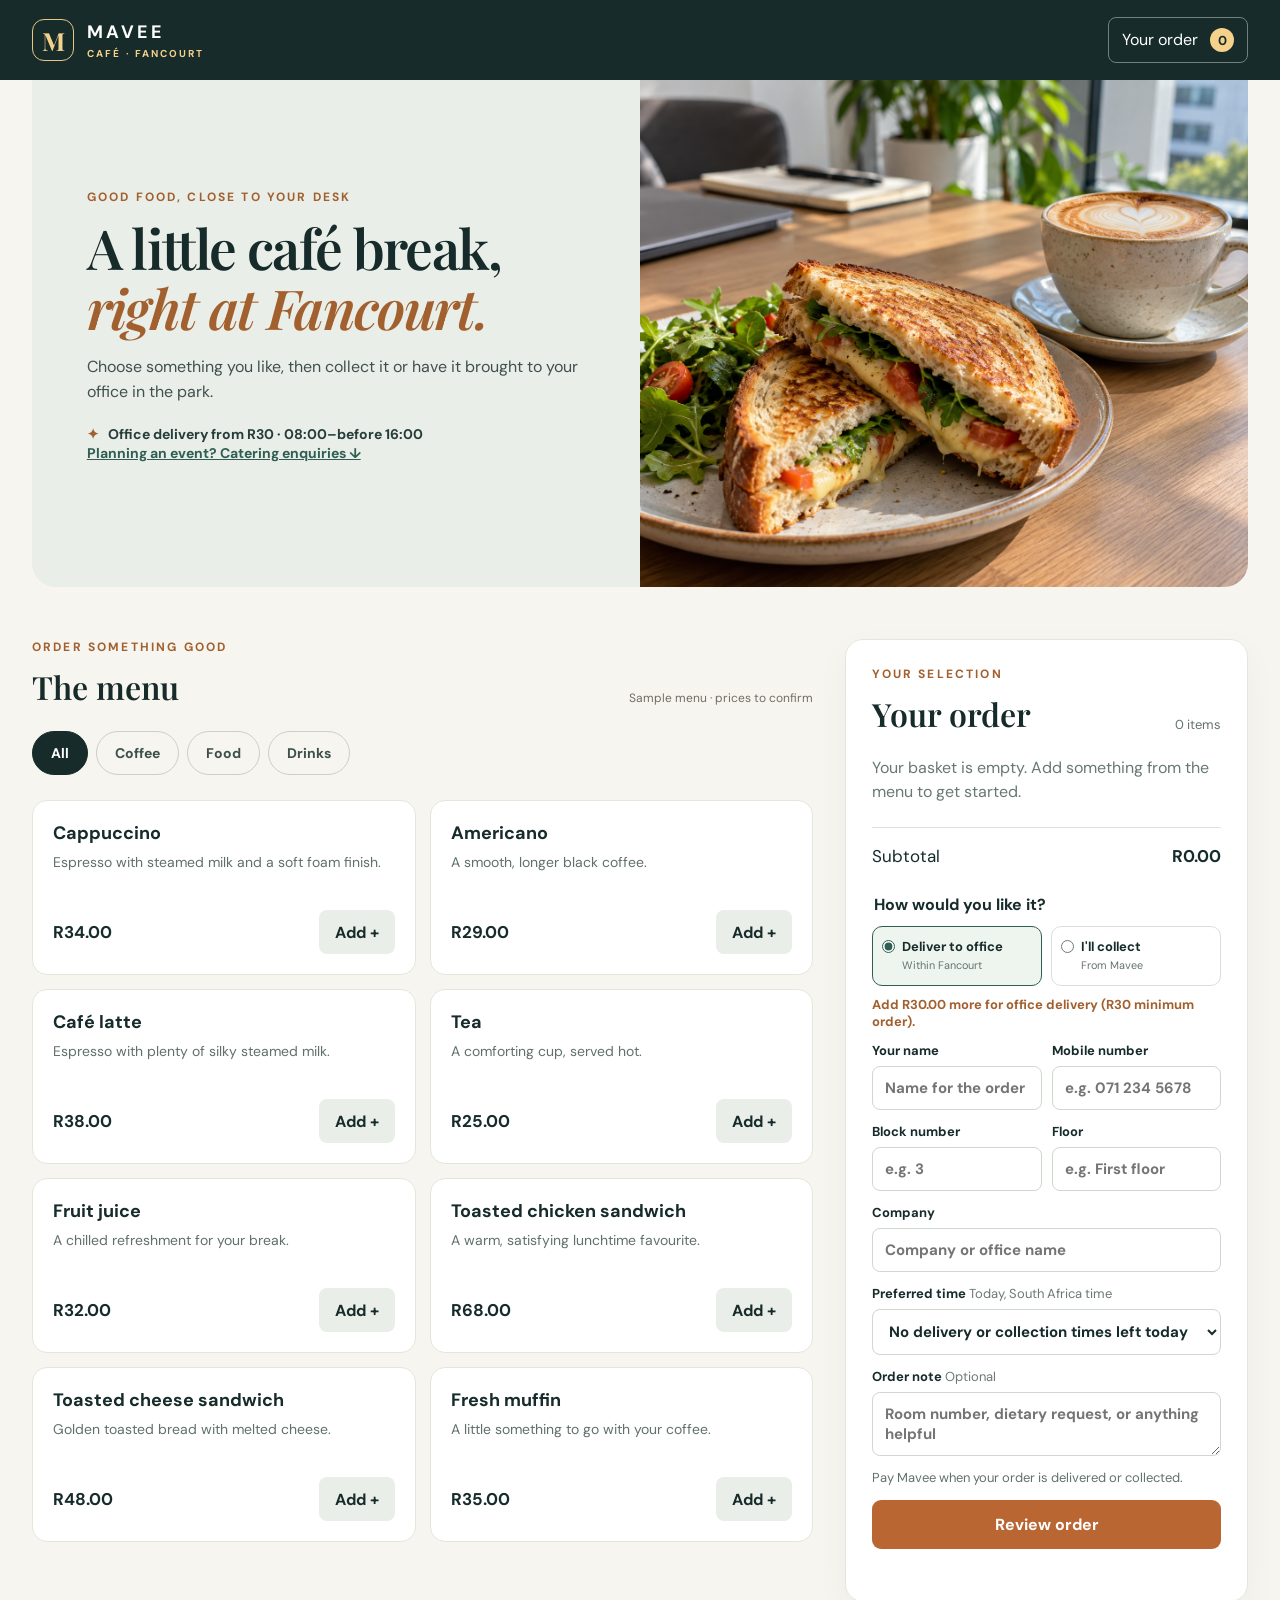
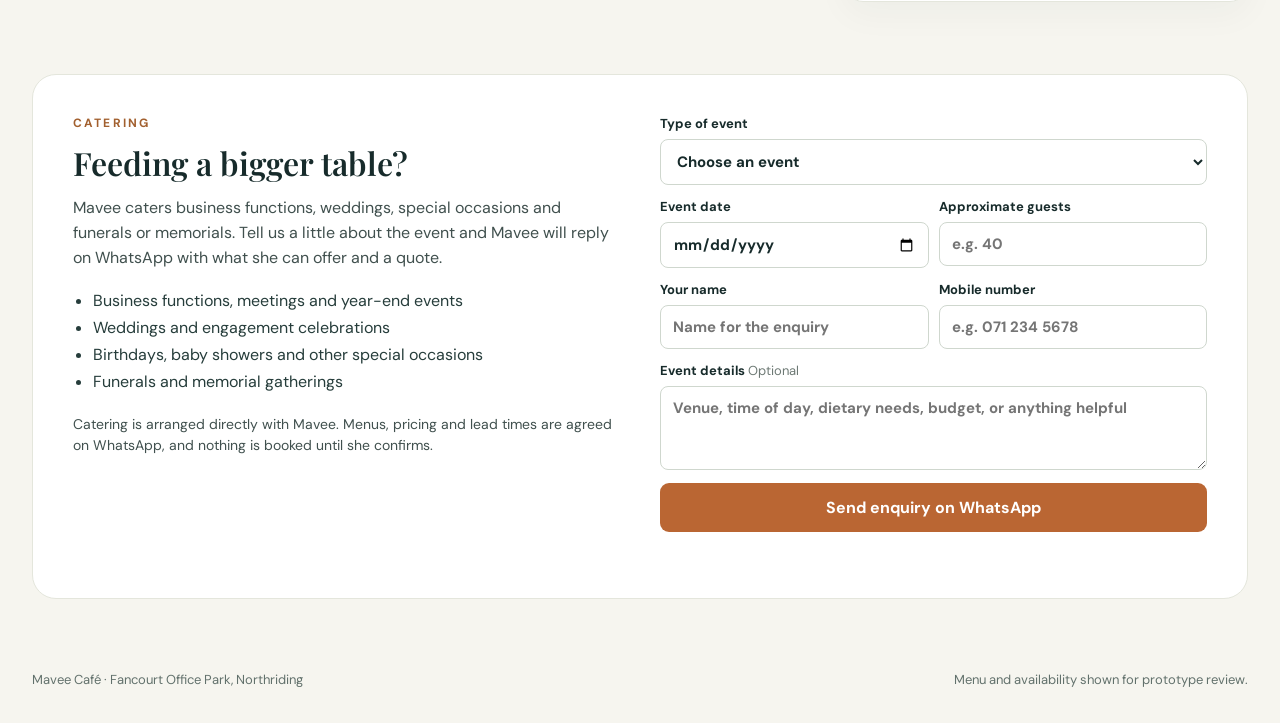
<file: index.html>
<!doctype html>
<html lang="en">
<head>
  <meta charset="utf-8">
  <meta name="viewport" content="width=device-width, initial-scale=1">
  <meta name="theme-color" content="#172b2b">
  <meta name="description" content="Browse the Mavee café menu and prepare an office delivery or collection order at Fancourt Office Park.">
  <title>Mavee Café · Fancourt</title>
  <link rel="icon" type="image/svg+xml" href="data:image/svg+xml,%3Csvg xmlns='http://www.w3.org/2000/svg' viewBox='0 0 64 64'%3E%3Crect width='64' height='64' rx='15' fill='%23172b2b'/%3E%3Cpath d='M13 40V20h7l12 14 12-14h7v20h-7V29L32 43 20 29v11z' fill='%23f5d28b'/%3E%3C/svg%3E">
  <link rel="stylesheet" href="./styles.css">
  <script src="./app.js" defer></script>
</head>
<body>
  <header class="site-header">
    <div class="shell header-inner">
      <a class="brand" href="#" aria-label="Mavee Café home"><span class="brand-mark">M</span><span>MAVEE <small>CAFÉ · FANCOURT</small></span></a>
      <button class="basket-button" id="cartJump" type="button">Your order <span id="basketCount">0</span></button>
    </div>
  </header>
  <main class="shell">
    <section class="intro" aria-labelledby="pageTitle">
      <div class="intro-copy">
        <p class="eyebrow">Good food, close to your desk</p>
        <h1 id="pageTitle">A little café break, <em>right at Fancourt.</em></h1>
        <p>Choose something you like, then collect it or have it brought to your office in the park.</p>
        <div class="service-note"><span aria-hidden="true">✦</span> Office delivery from R30 · 08:00–before 16:00</div>
        <p class="intro-link"><a id="cateringJump" href="#catering">Planning an event? Catering enquiries &darr;</a></p>
      </div>
      <img class="intro-image" src="./cafe.png" alt="Toasted sandwich and cappuccino on a café table">
    </section>

    <div class="workspace">
      <section class="menu-section" aria-labelledby="menuTitle">
        <div class="section-heading"><div><p class="eyebrow">Order something good</p><h2 id="menuTitle">The menu</h2></div><span class="sample-label">Sample menu · prices to confirm</span></div>
        <div class="category-tabs" id="categories" aria-label="Menu categories"></div>
        <div class="menu-grid" id="menuItems"></div>
      </section>
      <aside class="order-panel" id="orderPanel" aria-labelledby="orderTitle">
        <button type="button" class="back-link" id="backStep">&larr; Back to menu</button>
        <div class="panel-heading"><div><p class="eyebrow">Your selection</p><h2 id="orderTitle">Your order</h2></div><span id="cartQty" class="cart-qty">0 items</span></div>
        <div id="cartItems" class="cart-items"></div>
        <div class="total-line"><span>Subtotal</span><strong id="subtotal">R0.00</strong></div>
        <fieldset class="fulfilment">
          <legend>How would you like it?</legend>
          <div class="choice-row">
            <label class="choice"><input type="radio" name="fulfilment" value="delivery" checked><span>Deliver to office<small>Within Fancourt</small></span></label>
            <label class="choice"><input type="radio" name="fulfilment" value="pickup"><span>I'll collect<small>From Mavee</small></span></label>
          </div>
        </fieldset>
        <p id="minimumNote" class="minimum-note" role="status"></p>
        <form id="orderForm" novalidate>
          <div class="field-grid">
            <label>Your name<input name="name" autocomplete="name" required placeholder="Name for the order"></label>
            <label>Mobile number<input name="phone" type="tel" autocomplete="tel" required placeholder="e.g. 071 234 5678"></label>
          </div>
          <div id="deliveryFields">
            <div class="field-grid">
              <label>Block number<input name="block" inputmode="numeric" placeholder="e.g. 3"></label>
              <label>Floor<input name="floor" placeholder="e.g. First floor"></label>
            </div>
            <label>Company<input name="company" placeholder="Company or office name"></label>
          </div>
          <label>Preferred time <span class="label-hint">Today, South Africa time</span><select name="time" id="timeSelect" required></select></label>
          <label>Order note <span class="label-hint">Optional</span><textarea name="note" rows="2" placeholder="Room number, dietary request, or anything helpful"></textarea></label>
          <p class="payment-note">Pay Mavee when your order is delivered or collected.</p>
          <button type="submit" class="primary-button" id="reviewButton">Review order</button>
          <p class="form-error" id="formError" role="alert"></p>
        </form>
      </aside>
    </div>

    <section class="catering" id="catering" aria-labelledby="cateringTitle">
      <div class="catering-copy">
        <p class="eyebrow">Catering</p>
        <h2 id="cateringTitle">Feeding a bigger table?</h2>
        <p>Mavee caters business functions, weddings, special occasions and funerals or memorials. Tell us a little about the event and Mavee will reply on WhatsApp with what she can offer and a quote.</p>
        <ul class="catering-list">
          <li>Business functions, meetings and year-end events</li>
          <li>Weddings and engagement celebrations</li>
          <li>Birthdays, baby showers and other special occasions</li>
          <li>Funerals and memorial gatherings</li>
        </ul>
        <p class="catering-note">Catering is arranged directly with Mavee. Menus, pricing and lead times are agreed on WhatsApp, and nothing is booked until she confirms.</p>
      </div>
      <form class="catering-form" id="cateringForm" novalidate>
        <label>Type of event<select name="event" required><option value="">Choose an event</option><option value="Business function">Business function</option><option value="Wedding">Wedding</option><option value="Special occasion">Special occasion</option><option value="Funeral or memorial">Funeral or memorial</option><option value="Other">Other</option></select></label>
        <div class="field-grid">
          <label>Event date<input name="date" type="date" required></label>
          <label>Approximate guests<input name="guests" type="number" inputmode="numeric" min="1" step="1" required placeholder="e.g. 40"></label>
        </div>
        <div class="field-grid">
          <label>Your name<input name="name" autocomplete="name" required placeholder="Name for the enquiry"></label>
          <label>Mobile number<input name="phone" type="tel" autocomplete="tel" required placeholder="e.g. 071 234 5678"></label>
        </div>
        <label>Event details <span class="label-hint">Optional</span><textarea name="note" rows="3" placeholder="Venue, time of day, dietary needs, budget, or anything helpful"></textarea></label>
        <button type="submit" class="primary-button" id="cateringButton">Send enquiry on WhatsApp</button>
        <p class="form-error" id="cateringError" role="alert"></p>
        <div class="catering-review" id="cateringReview" hidden>
          <p class="eyebrow">Check your enquiry</p>
          <div class="review-content" id="cateringText"></div>
          <a id="sendEnquiry" class="primary-button" href="#" target="_blank" rel="noopener">Open WhatsApp with this enquiry</a>
          <p class="handoff-note">WhatsApp opens with this message filled in. Your enquiry reaches Mavee only once you press Send there, and she replies with what she can offer.</p>
          <button id="copyEnquiry" class="link-button" type="button">Copy enquiry details instead</button>
          <p class="copy-status" id="cateringStatus" role="status"></p>
        </div>
        <div class="catering-handed" id="cateringHanded" hidden>
          <p class="eyebrow">One more tap</p>
          <p class="sent-copy">Your enquiry is in WhatsApp. It reaches Mavee only once you press Send there. Your reference is <strong id="cateringRef"></strong>. She will reply with options and a quote; nothing is booked until she confirms.</p>
          <a id="enquiryAgain" class="primary-button" href="#" target="_blank" rel="noopener">Open WhatsApp again</a>
        </div>
      </form>
    </section>
  </main>
  <div class="step-bar" id="stepBar"><span id="stepSummary" aria-live="polite">0 items · R0.00</span><button type="button" class="primary-button" id="nextStep" disabled>Next</button></div>
  <div class="modal-backdrop" id="reviewModal">
    <section class="modal" role="dialog" aria-modal="true" aria-labelledby="reviewTitle">
      <button class="close-button" id="closeReview" type="button" aria-label="Close review">×</button>
      <div class="review-only">
        <p class="eyebrow">Almost there</p><h2 id="reviewTitle">Review your order request</h2>
        <div class="review-content" id="reviewContent"></div>
        <p class="prototype-note">Prototype for review: menu items and prices are samples until Mavee confirms them.</p>
        <div class="modal-actions"><a id="placeOrder" class="primary-button" href="#" target="_blank" rel="noopener">Place order on WhatsApp</a><button id="editOrder" class="secondary-button" type="button">Edit order</button></div>
        <p class="handoff-note">WhatsApp opens with this message filled in. Your order is placed only once you press Send there, and Mavee confirms by reply.</p>
        <button id="copyOrder" class="link-button" type="button">Copy order details instead</button>
        <p class="copy-status" id="copyStatus" role="status"></p>
      </div>
      <div class="sent-only">
        <p class="eyebrow">One more tap</p><h2 id="sentTitle">Your order request is in WhatsApp</h2>
        <p class="sent-copy">It is placed only once you press Send in WhatsApp. Mavee will confirm your order and time by reply. Your reference is <strong id="sentRef"></strong>.</p>
        <p class="sent-copy">Need to change something? Send an updated message before Mavee replies that she is preparing it. After that, changes are up to her.</p>
        <div class="modal-actions"><a id="openAgain" class="primary-button" href="#" target="_blank" rel="noopener">Open WhatsApp again</a><button id="changeOrder" class="secondary-button" type="button">Change this order</button></div>
        <button id="newOrder" class="link-button" type="button">Start a new order</button>
      </div>
    </section>
  </div>
  <footer class="shell footer">Mavee Café · Fancourt Office Park, Northriding <span>Menu and availability shown for prototype review.</span></footer>
</body>
</html>
</file>
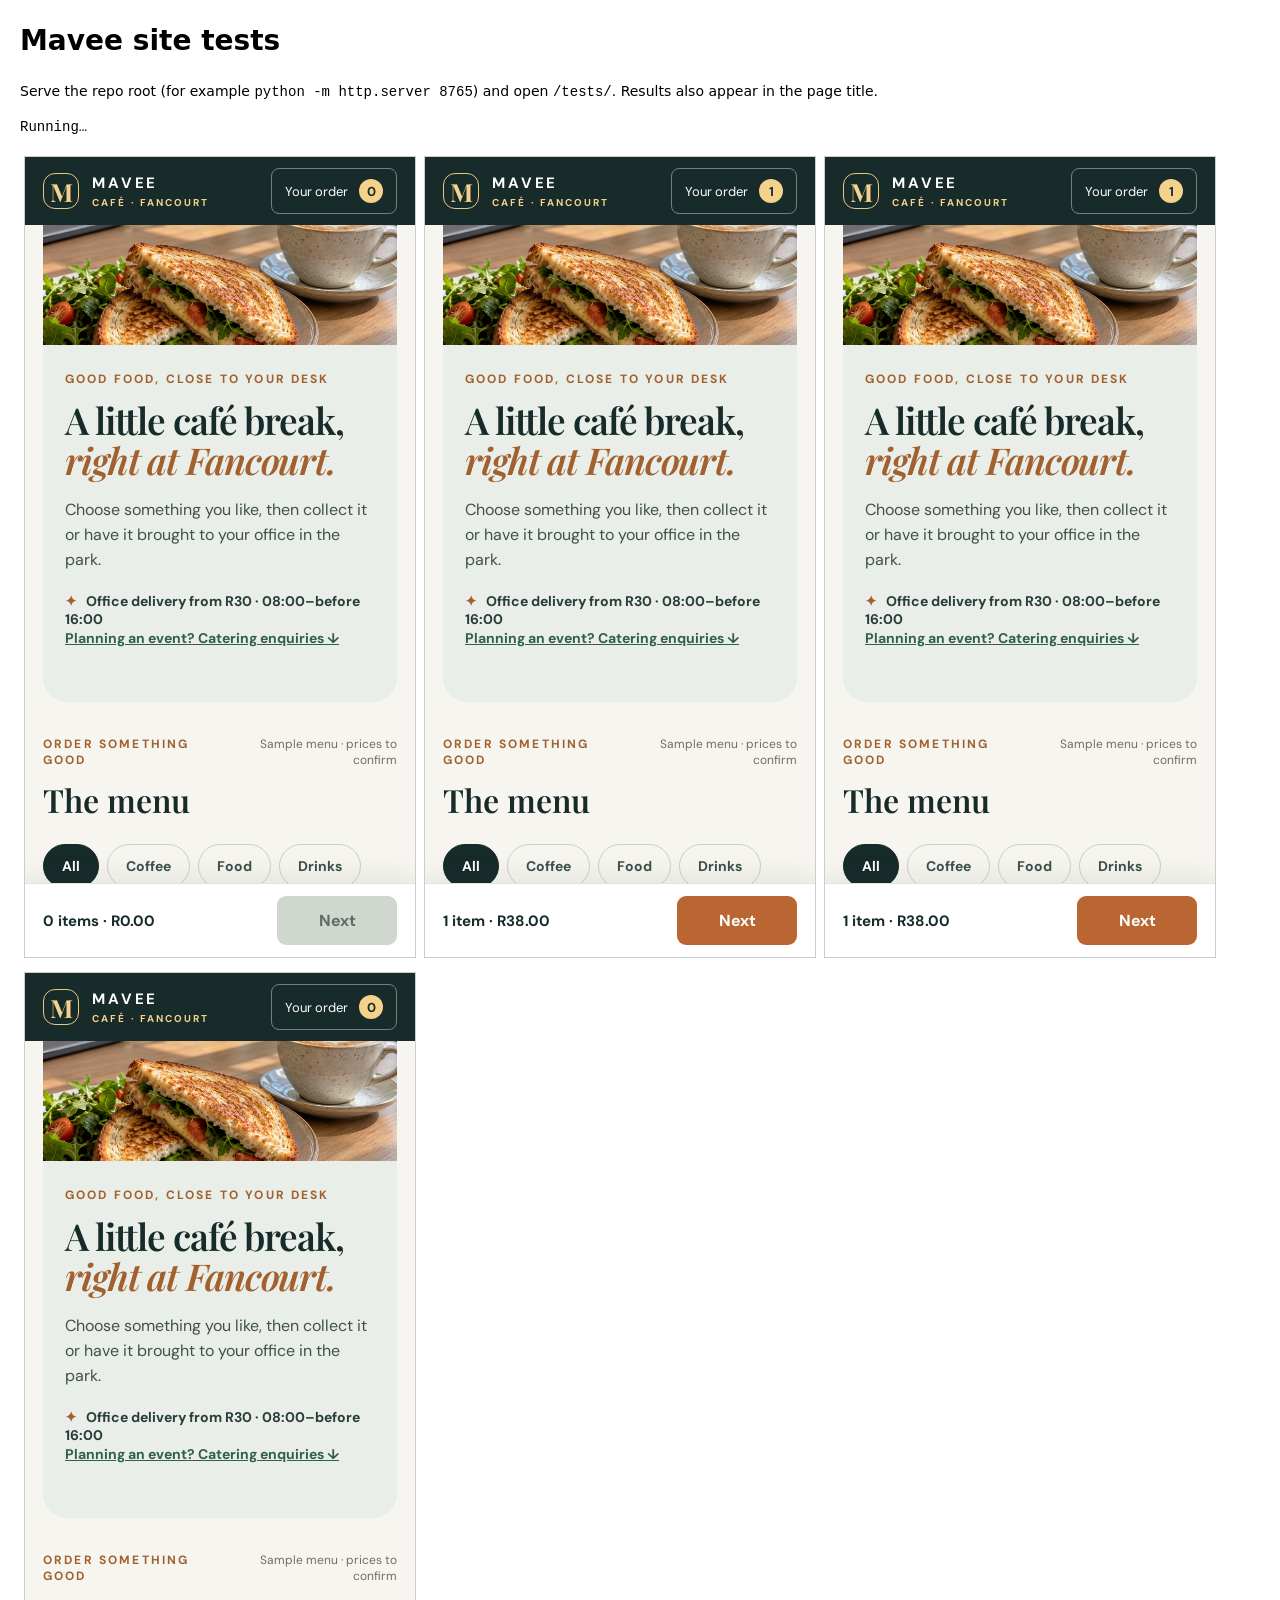
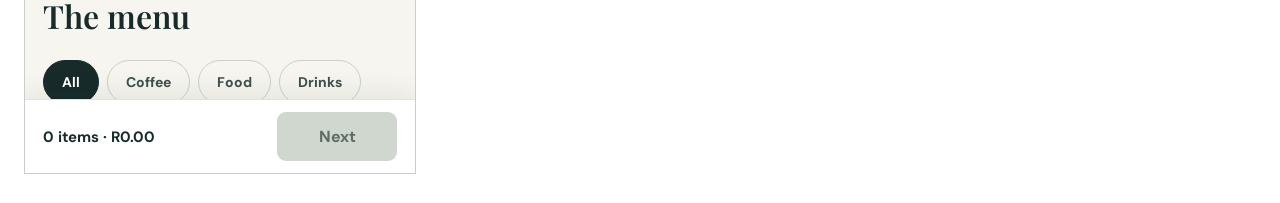
<file: tests/index.html>
<!doctype html>
<html lang="en">
<head>
  <meta charset="utf-8">
  <title>Mavee site tests</title>
  <style>body{font:14px/1.5 system-ui;margin:20px}pre{white-space:pre-wrap}.pass{color:#1a7f37}.fail{color:#b3261e}#frames iframe{border:1px solid #ccc;margin:4px}</style>
</head>
<body>
  <h1>Mavee site tests</h1>
  <p>Serve the repo root (for example <code>python -m http.server 8765</code>) and open <code>/tests/</code>. Results also appear in the page title.</p>
  <pre id="results">Running…</pre>
  <div id="frames"></div>
  <script src="./tests.js"></script>
</body>
</html>
</file>
<file: styles.css>
@import url('https://fonts.googleapis.com/css2?family=DM+Sans:wght@400;500;600;700&family=Playfair+Display:ital,wght@0,600;1,600&display=swap');
:root{font-family:'DM Sans',Arial,sans-serif;color:#172b2b;background:#f6f5ef;font-size:16px}*{box-sizing:border-box}html{scroll-behavior:smooth}body{margin:0}button,input,select,textarea{font:inherit}button{cursor:pointer}button:focus-visible,input:focus-visible,select:focus-visible,textarea:focus-visible{outline:3px solid #c47b35;outline-offset:2px}.shell{max-width:1320px;margin:auto;padding:0 32px}.site-header{background:#172b2b;color:#fff}.header-inner{height:80px;display:flex;align-items:center;justify-content:space-between}.brand{display:flex;gap:13px;align-items:center;color:#fff;text-decoration:none;font-weight:700;letter-spacing:.19em;font-size:18px}.brand small{display:block;font-size:10px;letter-spacing:.21em;color:#f5d28b;margin-top:3px}.brand-mark{width:42px;height:42px;border:1px solid #e9c783;border-radius:12px;display:grid;place-items:center;font-family:'Playfair Display',serif;font-size:25px;color:#f5d28b;letter-spacing:0}.basket-button{border:1px solid #72817c;background:transparent;color:#fff;padding:10px 13px;border-radius:8px}.basket-button span{display:inline-grid;place-items:center;min-width:24px;height:24px;margin-left:8px;background:#f5d28b;color:#172b2b;border-radius:50%;font-size:13px;font-weight:700}.intro{display:grid;grid-template-columns:1fr 1fr;min-height:330px;background:#e9eee8;overflow:hidden;border-radius:0 0 24px 24px}.intro-copy{padding:52px 6% 45px 9%;align-self:center}.eyebrow{text-transform:uppercase;letter-spacing:.18em;font-size:12px;font-weight:700;color:#a2602f;margin:0 0 13px}.intro h1{font:600 clamp(36px,4.3vw,60px)/1.08 'Playfair Display',Georgia,serif;letter-spacing:-.03em;margin:0 0 18px;max-width:620px}.intro h1 em{color:#a2602f}.intro-copy>p:not(.eyebrow){line-height:1.55;color:#40504e;max-width:510px;margin:0 0 20px}.intro-image{width:100%;height:100%;min-height:330px;object-fit:cover;object-position:center}.service-note{font-weight:700;font-size:14px;color:#263d3b}.service-note span{color:#a2602f;margin-right:6px}.workspace{display:grid;grid-template-columns:minmax(0,1.65fr) minmax(340px,.85fr);gap:32px;padding:52px 0 72px;align-items:start}.section-heading,.panel-heading{display:flex;align-items:end;justify-content:space-between;gap:12px}.section-heading h2,.panel-heading h2,.modal h2{font:600 32px/1.2 'Playfair Display',Georgia,serif;margin:0}.sample-label{font-size:12px;color:#716d63;text-align:right}.category-tabs{display:flex;flex-wrap:wrap;gap:8px;margin:25px 0}.category-tabs button{min-height:44px;border:1px solid #cbd1c8;background:transparent;border-radius:100px;padding:10px 18px;color:#3d504b;font-weight:700;font-size:14px}.category-tabs button.active{background:#172b2b;border-color:#172b2b;color:#fff}.menu-grid{display:grid;grid-template-columns:repeat(2,minmax(0,1fr));gap:14px}.menu-card{background:#fff;border:1px solid #e4e6dc;border-radius:15px;min-height:175px;padding:20px;display:flex;flex-direction:column}.menu-card h3{margin:0 0 7px;font-size:18px}.menu-card p{margin:0;color:#61706a;line-height:1.45;font-size:14px}.menu-card-bottom{display:flex;align-items:center;justify-content:space-between;margin-top:auto;padding-top:18px;gap:10px}.menu-card-bottom strong{font-size:17px}.add-button{min-height:44px;background:#e9eee8;border:0;border-radius:8px;padding:9px 16px;font-weight:700;color:#172b2b}.add-button:hover{background:#d7e5d9}.order-panel{background:#fff;border:1px solid #e4e6dc;border-radius:18px;padding:26px;box-shadow:0 12px 35px #18342a0a;position:sticky;top:20px}.cart-qty{font-size:13px;color:#64736e}.cart-items{padding:18px 0;min-height:85px}.empty-cart{color:#697872;line-height:1.5;margin:5px 0}.cart-line{display:flex;justify-content:space-between;gap:12px;border-bottom:1px solid #eef0eb;padding:10px 0}.cart-line strong{font-size:14px}.cart-line small{display:block;color:#62716c;margin-top:3px}.stepper{display:flex;align-items:center;gap:8px}.stepper button{width:36px;height:36px;font-size:18px;border:1px solid #cbd3cd;background:#fff;border-radius:7px}.total-line{display:flex;justify-content:space-between;border-top:1px solid #dfe3dc;padding:17px 0;font-size:17px}.fulfilment{border:0;padding:0;margin:10px 0 0}.fulfilment legend{font-weight:700;margin-bottom:11px}.choice-row{display:grid;grid-template-columns:1fr 1fr;gap:9px}.choice{display:flex;align-items:flex-start;gap:7px;border:1px solid #d8dfd8;border-radius:10px;padding:12px 9px;font-weight:700;font-size:13px;line-height:1.25;cursor:pointer}.choice:has(input:checked){border-color:#315e53;background:#eef5ef}.choice input{accent-color:#315e53;margin:1px 0 0}.choice small{display:block;color:#64736e;font-weight:400;margin-top:4px}.minimum-note{min-height:20px;color:#a2602f;font-size:13px;font-weight:700;margin:10px 0 12px}.order-panel form label,.catering-form label{display:block;font-size:13px;font-weight:700;margin-bottom:13px}.order-panel input:not([type=radio]),.order-panel select,.order-panel textarea,.catering-form input,.catering-form select,.catering-form textarea{display:block;width:100%;border:1px solid #cfd7ce;border-radius:8px;padding:11px 12px;background:#fff;color:#172b2b;font-size:15px;margin-top:7px}.order-panel textarea,.catering-form textarea{resize:vertical}.field-grid{display:grid;grid-template-columns:1fr 1fr;gap:10px}.label-hint{font-weight:400;color:#6d7974}.payment-note{font-size:13px;color:#62716c;line-height:1.4}.primary-button{width:100%;border:0;border-radius:9px;padding:14px 16px;background:#ba6633;color:#fff;font-weight:700}.primary-button:hover{background:#9f5429}.secondary-button{border:1px solid #cbd3cd;border-radius:9px;background:#fff;padding:13px 16px;font-weight:700;color:#172b2b}.form-error{color:#a03228;font-size:13px;min-height:1em;margin-bottom:0}.intro-link{margin:14px 0 0;font-size:14px}.intro-link a{color:#315e53;font-weight:700}.catering{display:grid;grid-template-columns:minmax(0,1fr) minmax(340px,1fr);gap:40px;background:#fff;border:1px solid #e4e6dc;border-radius:24px;padding:40px;margin:0 0 72px;scroll-margin-top:20px}.catering h2{font:600 32px/1.2 'Playfair Display',Georgia,serif;margin:0 0 14px}.catering-copy>p:not(.eyebrow){line-height:1.55;color:#40504e;margin:0 0 16px}.catering-list{margin:0 0 18px;padding-left:20px;line-height:1.7;color:#263d3b}.catering-note{font-size:14px;color:#62716c}.catering-review,.catering-handed{margin-top:22px;padding-top:22px;border-top:1px solid #e4e6dc}.catering-review .review-content{margin-top:10px}.footer{padding-bottom:35px;display:flex;justify-content:space-between;gap:20px;color:#62716c;font-size:13px}.modal-backdrop{position:fixed;inset:0;background:#102421bb;z-index:10;display:grid;place-items:center;padding:18px}body:not([data-step=review]):not([data-step=sent]) .modal-backdrop{display:none}body[data-step=sent] .review-only,body:not([data-step=sent]) .sent-only{display:none}a.primary-button{display:block;text-align:center;text-decoration:none}.link-button{border:0;background:none;color:#315e53;font-weight:700;padding:12px 0 0;font-size:14px;cursor:pointer}.handoff-note,.sent-copy{font-size:14px;color:#62716c;line-height:1.45;margin:12px 0 0}.modal{background:#fff;width:min(560px,100%);max-height:90vh;overflow:auto;border-radius:18px;padding:28px;position:relative}.back-link{display:none;border:0;background:none;padding:0 0 14px;font-weight:700;color:#315e53;font-size:14px}.step-bar{display:none;position:fixed;left:0;right:0;bottom:0;z-index:5;background:#fff;border-top:1px solid #dfe3dc;padding:12px 18px calc(12px + env(safe-area-inset-bottom));align-items:center;justify-content:space-between;gap:14px;box-shadow:0 -8px 24px #18342a12}.step-bar span{font-weight:700;font-size:15px}.step-bar .primary-button{width:auto;min-width:120px}.step-bar .primary-button:disabled{background:#cfd7ce;color:#5f6b66}.close-button{position:absolute;right:20px;top:15px;border:0;background:none;font-size:30px;color:#52645d}.review-content{white-space:pre-line;line-height:1.55;background:#f6f7f2;padding:18px;border-radius:10px;margin:19px 0;font-size:14px}.prototype-note{color:#775029;background:#fcf3df;border-radius:8px;padding:12px;line-height:1.45;font-size:14px}.modal-actions{display:flex;gap:10px}.modal-actions .primary-button{width:auto;flex:1}.copy-status{min-height:18px;font-size:13px;color:#315e53;margin-bottom:0}@media(max-width:900px){.workspace{grid-template-columns:1fr}.back-link{display:inline-block}body[data-step=menu] .step-bar{display:flex}body[data-step=menu] main{padding-bottom:96px}body[data-step=menu] .order-panel{display:none}body:not([data-step=menu]) .catering{display:none}.catering{grid-template-columns:1fr;gap:24px;padding:28px 22px;margin-bottom:48px}body[data-step=details] .menu-section,body[data-step=details] .intro{display:none}body:is([data-step=review],[data-step=sent]) .workspace,body:is([data-step=review],[data-step=sent]) .intro{display:none}body:is([data-step=review],[data-step=sent]) .modal-backdrop{position:static;background:none;padding:0;display:block;margin-top:24px}body:is([data-step=review],[data-step=sent]) .modal{width:100%;max-height:none;border:1px solid #e4e6dc}body:is([data-step=review],[data-step=sent]) .close-button{display:none}.order-panel{position:static}.intro-copy{padding:35px}.intro{min-height:300px}}@media(max-width:650px){.shell{padding-left:18px;padding-right:18px}.header-inner{height:68px}.brand{font-size:15px}.brand-mark{height:36px;width:36px}.basket-button{font-size:13px}.intro{display:flex;flex-direction:column-reverse}.intro-image{height:120px;min-height:120px}.intro-copy{padding:26px 22px 32px}.intro h1{font-size:37px}.workspace{padding-top:34px;gap:25px}.menu-grid{grid-template-columns:1fr}.menu-card{min-height:145px}.section-heading{align-items:start}.order-panel{padding:20px}.footer{flex-direction:column}.modal-actions{flex-direction:column}.modal-actions .primary-button{width:100%}.catering .field-grid{grid-template-columns:1fr}}@media(max-width:380px){.field-grid,.choice-row{grid-template-columns:1fr}.sample-label{max-width:110px}}
</file>
